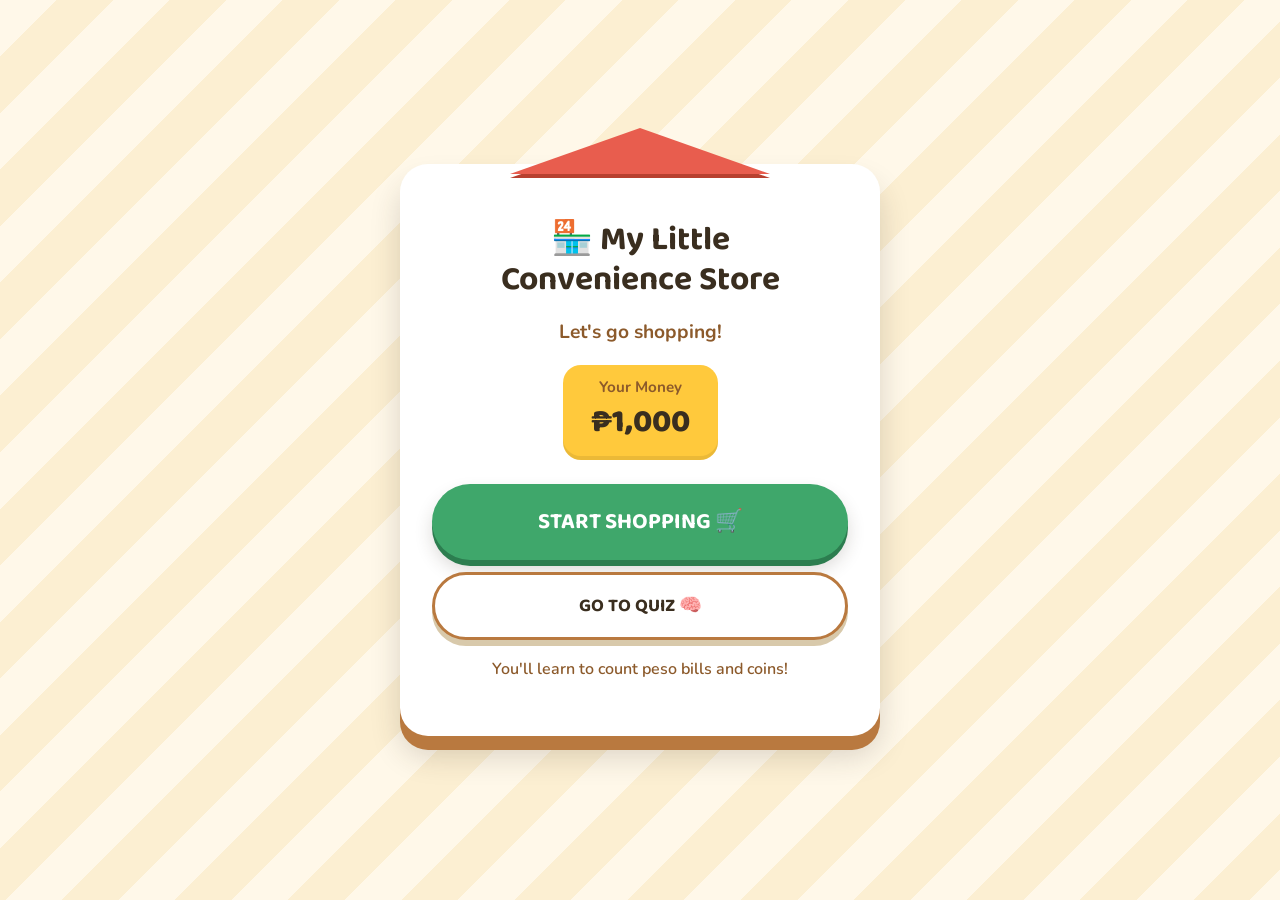
<file: index.html>
<!doctype html>
<html lang="en">
  <head>
    <meta charset="UTF-8" />
    <meta name="viewport" content="width=device-width, initial-scale=1.0" />
    <title>My Little Convenience Store — Peso Money Game</title>

    <!-- Playful, rounded font that reads well for young children -->
    <link rel="preconnect" href="https://fonts.googleapis.com" />
    <link rel="preconnect" href="https://fonts.gstatic.com" crossorigin />
    <link
      href="https://fonts.googleapis.com/css2?family=Baloo+2:wght@500;600;700;800&family=Nunito:wght@600;700;800&display=swap"
      rel="stylesheet"
    />

    <link rel="stylesheet" href="style.css" />
  </head>
  <body>
    <div class="loading-overlay" id="loading-overlay" aria-live="polite" hidden>
      <div class="loading-card">
        <div class="loading-spinner"></div>
        <p>Loading money...</p>
      </div>
    </div>

    <!-- ======================================================= -->
    <!-- SCREEN 1: WELCOME SCREEN                                 -->
    <!-- ======================================================= -->
    <section id="screen-welcome" class="screen active">
      <div class="welcome-card">
        <div class="roof"></div>
        <h1 class="store-title">🏪 My Little<br />Convenience Store</h1>
        <p class="subtitle">Let's go shopping!</p>
        <div class="money-badge">
          <span class="badge-label">Your Money</span>
          <span class="badge-amount" id="welcome-money-amount">₱1,000</span>
        </div>
        <button class="btn btn-big btn-bounce" id="btn-start-shopping">
          START SHOPPING 🛒
        </button>
        <button class="btn btn-secondary" id="btn-home-quiz">
          GO TO QUIZ 🧠
        </button>
        <p class="welcome-hint">You'll learn to count peso bills and coins!</p>
      </div>
    </section>

    <!-- ======================================================= -->
    <!-- SCREEN 2: THE STORE (products + cart side-by-side)      -->
    <!-- ======================================================= -->
    <section id="screen-store" class="screen">
      <header class="topbar">
        <div class="topbar-title">🏪 My Little Store</div>
        <div class="topbar-actions">
          <button class="btn btn-secondary topbar-btn" id="btn-home-store">
            🏠 HOME
          </button>
        </div>
        <div class="money-pill">
          <div class="money-pill-item">
            <span class="pill-label">Your Money</span>
            <span class="pill-value" id="store-total-money">₱1,000</span>
          </div>
          <div class="money-pill-item">
            <span class="pill-label">In Cart</span>
            <span class="pill-value" id="store-cart-total">₱0</span>
          </div>
          <div class="money-pill-item">
            <span class="pill-label">Left</span>
            <span class="pill-value" id="store-remaining">₱1,000</span>
          </div>
        </div>
      </header>

      <div class="store-layout">
        <div class="products-panel">
          <h2 class="panel-heading">🛍️ Pick your snacks!</h2>
          <div class="products-grid" id="products-grid">
            <!-- filled by JS -->
          </div>
        </div>

        <aside class="cart-panel">
          <h2 class="panel-heading">🛒 My Cart</h2>
          <ul class="cart-list" id="cart-list">
            <li class="cart-empty" id="cart-empty-msg">
              Your cart is empty. Add something yummy!
            </li>
          </ul>
          <div class="cart-total-row">
            <span>TOTAL</span>
            <span id="cart-total-amount">₱0</span>
          </div>
          <button class="btn btn-checkout" id="btn-checkout" disabled>
            CHECKOUT ➜
          </button>
          <p class="cart-message" id="cart-message"></p>
        </aside>
      </div>
    </section>

    <!-- ======================================================= -->
    <!-- SCREEN 3: PAYMENT (choose bills & coins)                 -->
    <!-- ======================================================= -->
    <section id="screen-payment" class="screen">
      <header class="topbar">
        <div class="topbar-title">💰 Time to Pay!</div>
        <div class="money-pill">
          <div class="money-pill-item">
            <span class="pill-label">You Need</span>
            <span class="pill-value" id="payment-total-due">₱0</span>
          </div>
        </div>
      </header>

      <div class="payment-layout">
        <div class="wallet-panel">
          <h2 class="panel-heading">
            👛 Your Wallet — drag or tap money to pay!
          </h2>
          <div class="wallet-grid" id="wallet-grid"><!-- filled by JS --></div>
        </div>

        <aside class="payment-panel">
          <h2 class="panel-heading">✋ Your Payment</h2>
          <div class="payment-selected" id="payment-selected">
            <!-- filled by JS; drop zone for dragged money -->
          </div>
          <div class="payment-total-row">
            <span>Payment Total</span>
            <span id="payment-total-amount">₱0</span>
          </div>
          <button class="btn btn-checkout" id="btn-give-money">
            GIVE MONEY TO CASHIER 👩
          </button>
          <p class="cart-message" id="payment-message"></p>
          <button class="btn btn-secondary" id="btn-back-to-store">
            ⬅ Back to Store
          </button>
        </aside>
      </div>

      <!-- Animation stage: student -> cashier -->
      <div class="stage" id="pay-stage">
        <div class="actor" id="actor-student">🧒</div>
        <div class="flying-money" id="flying-money-pay"></div>
        <div class="stage-caption" id="stage-caption-pay"></div>
        <div class="actor" id="actor-cashier">👩‍🦱</div>
      </div>
    </section>

    <!-- ======================================================= -->
    <!-- SCREEN 4: TRANSACTION RESULT (change simulation)         -->
    <!-- ======================================================= -->
    <section id="screen-result" class="screen">
      <header class="topbar">
        <div class="topbar-title">🧾 Receipt Time</div>
      </header>

      <div class="result-card">
        <div id="result-headline" class="result-headline"></div>

        <div class="result-numbers">
          <div class="result-row">
            <span>Your items cost</span><strong id="result-total">₱0</strong>
          </div>
          <div class="result-row">
            <span>You paid</span><strong id="result-paid">₱0</strong>
          </div>
          <div class="result-row result-change">
            <span>Your change</span><strong id="result-change">₱0</strong>
          </div>
        </div>

        <!-- Cashier hands back change -->
        <div class="stage" id="change-stage">
          <div class="stage-caption" id="stage-caption-change"></div>
          <div class="flying-money" id="flying-money-change"></div>
        </div>

        <div class="change-header">Your change is:</div>
        <div class="change-breakdown" id="change-breakdown"></div>
        <div class="change-sum" id="change-sum"></div>

        <div class="stars-earned" id="stars-earned"></div>

        <div class="result-buttons">
          <button class="btn btn-big" id="btn-continue-shopping">
            CONTINUE SHOPPING 🛍️
          </button>
          <button class="btn btn-secondary" id="btn-go-quiz">
            TRY THE MONEY QUIZ 🧠
          </button>
        </div>
      </div>
    </section>

    <!-- ======================================================= -->
    <!-- SCREEN 5: MONEY LEARNING QUIZ                             -->
    <!-- ======================================================= -->
    <section id="screen-quiz" class="screen">
      <header class="topbar">
        <div class="topbar-title">🧠 Money Quiz</div>
        <div class="topbar-actions">
          <button
            class="btn btn-secondary topbar-btn"
            id="btn-home-quiz-screen"
          >
            🏠 HOME
          </button>
        </div>
        <div class="money-pill">
          <div class="money-pill-item">
            <span class="pill-label">Question</span>
            <span class="pill-value" id="quiz-progress">1 / 6</span>
          </div>
        </div>
      </header>

      <div class="quiz-setup" id="quiz-setup">
        <p class="quiz-config-title">Number of quiz items</p>
        <div class="quiz-length-options">
          <button class="quiz-length-btn active" data-length="5">
            5 items
          </button>
          <button class="quiz-length-btn" data-length="10">10 items</button>
          <button class="quiz-length-btn" data-length="custom">Custom</button>
        </div>
        <div
          class="quiz-custom-wrap"
          id="quiz-custom-wrap"
          style="display: none"
        >
          <label for="quiz-custom-input">Custom number</label>
          <input
            id="quiz-custom-input"
            type="number"
            min="1"
            max="20"
            value="15"
          />
        </div>
        <button class="btn btn-checkout" id="btn-start-quiz">START QUIZ</button>
      </div>

      <div class="quiz-card" id="quiz-card" style="display: none">
        <h2 class="quiz-question" id="quiz-question-text">
          Loading question...
        </h2>
        <div class="quiz-visual" id="quiz-visual"></div>
        <div class="quiz-options" id="quiz-options"><!-- filled by JS --></div>

        <!-- Drag-the-exact-amount question type -->
        <div class="drag-quiz" id="drag-quiz" style="display: none">
          <p class="drag-target-label">
            Drag money to make exactly
            <strong id="drag-target-amount">₱0</strong>
          </p>
          <div class="drag-pool" id="drag-pool"><!-- filled by JS --></div>
          <div class="drag-dropzone" id="drag-dropzone">
            <span class="drag-dropzone-hint" id="drag-dropzone-hint"
              >Drop or tap money here</span
            >
          </div>
          <p class="drag-current-total">
            Your total: <strong id="drag-current-total">₱0</strong>
          </p>
          <button class="btn btn-checkout" id="btn-check-drag">CHECK ✔</button>
        </div>

        <p class="quiz-feedback" id="quiz-feedback"></p>
      </div>
    </section>

    <!-- ======================================================= -->
    <!-- SCREEN 6: FINAL SCORE                                     -->
    <!-- ======================================================= -->
    <section id="screen-final" class="screen">
      <div class="welcome-card">
        <h1 class="store-title">🎉 Great Job!</h1>
        <div class="final-stars" id="final-stars">⭐ Stars: 0</div>
        <p class="final-caption">You practiced:</p>
        <ul class="final-list">
          <li>✓ Counting money</li>
          <li>✓ Paying at the store</li>
          <li>✓ Getting change</li>
          <li>✓ Money combinations</li>
        </ul>
        <button class="btn btn-big btn-bounce" id="btn-play-again">
          PLAY AGAIN 🔄
        </button>
      </div>
    </section>

    <script src="script.js"></script>
  </body>
</html>
</file>
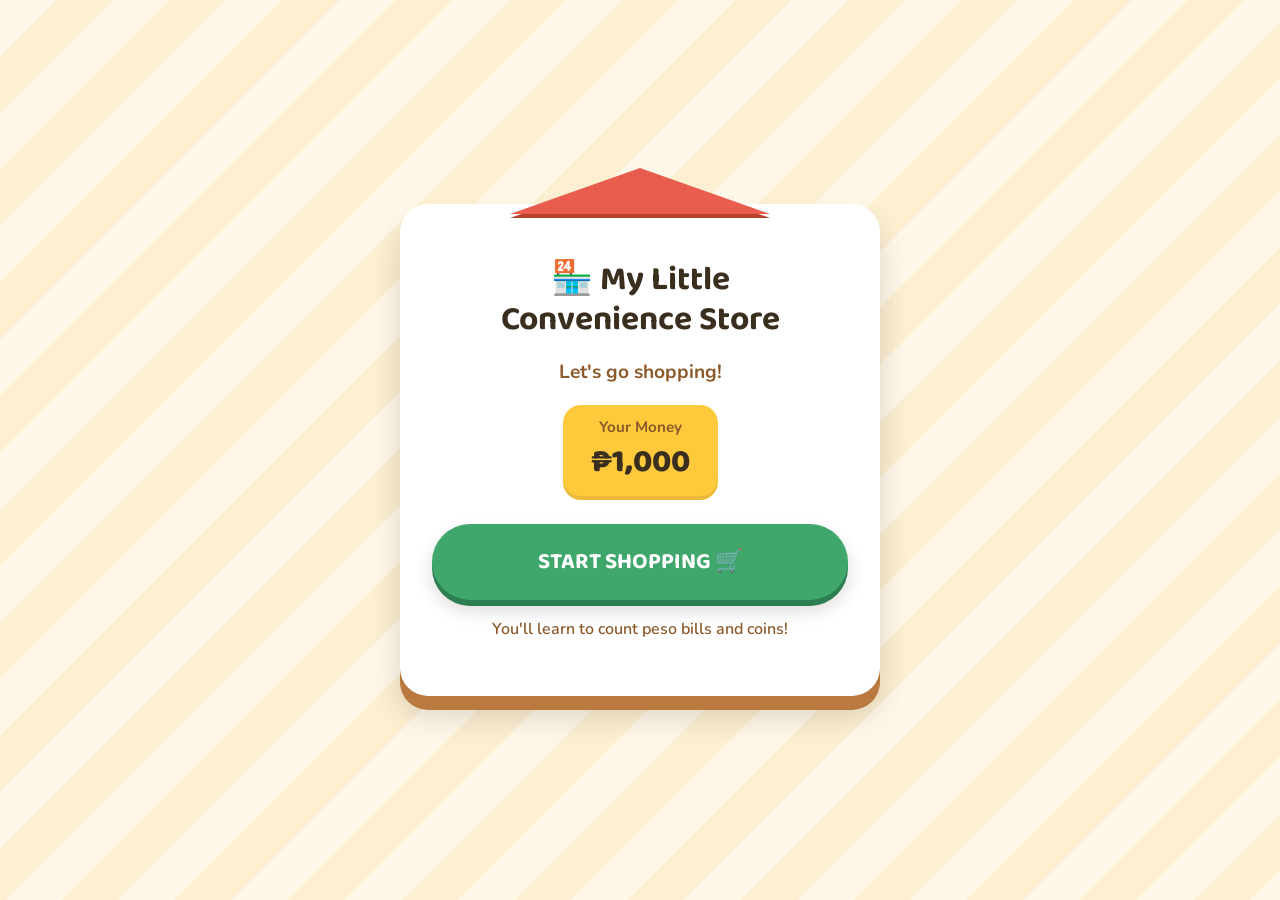
<file: My Little Convenience Store.html>
<!DOCTYPE html>
<html lang="en">
<head>
<meta charset="UTF-8" />
<meta name="viewport" content="width=device-width, initial-scale=1.0" />
<title>My Little Convenience Store — Peso Money Game</title>

<!-- Playful, rounded font that reads well for young children -->
<link rel="preconnect" href="https://fonts.googleapis.com">
<link rel="preconnect" href="https://fonts.gstatic.com" crossorigin>
<link href="https://fonts.googleapis.com/css2?family=Baloo+2:wght@500;600;700;800&family=Nunito:wght@600;700;800&display=swap" rel="stylesheet">

<style>
/* =========================================================
   MY LITTLE CONVENIENCE STORE — STYLESHEET
   A bright, playful, high-contrast design for Grade 1 kids.
   Palette inspired by a Philippine sari-sari store:
   awning red/white stripes, wood shelves, sunny yellow, mint.
   ========================================================= */

:root {
  --sun-yellow: #FFC93C;
  --awning-red: #E85D4E;
  --leaf-green: #3FA76B;
  --sky-blue: #3D9BE9;
  --wood: #B9793F;
  --wood-dark: #8C5A2B;
  --cream: #FFF8E9;
  --ink: #3A2E1F;
  --soft-shadow: rgba(58, 46, 31, 0.18);

  --radius-lg: 28px;
  --radius-md: 18px;
  --radius-sm: 12px;
}

* { box-sizing: border-box; }

html, body {
  margin: 0;
  padding: 0;
  min-height: 100vh;
  font-family: 'Nunito', sans-serif;
  color: var(--ink);
  background: repeating-linear-gradient(
    135deg,
    var(--cream) 0px,
    var(--cream) 40px,
    #FCEFD2 40px,
    #FCEFD2 80px
  );
}

h1, h2 {
  font-family: 'Baloo 2', sans-serif;
}

button {
  font-family: 'Baloo 2', sans-serif;
  cursor: pointer;
  border: none;
}

/* ---------- Screen switching ---------- */
.screen {
  display: none;
  min-height: 100vh;
  padding: 20px;
  animation: fadeIn 0.35s ease;
}
.screen.active { display: block; }

@keyframes fadeIn {
  from { opacity: 0; transform: translateY(8px); }
  to   { opacity: 1; transform: translateY(0); }
}

@media (prefers-reduced-motion: reduce) {
  * { animation-duration: 0.01ms !important; transition-duration: 0.01ms !important; }
}

/* ---------- Buttons ---------- */
.btn {
  display: inline-block;
  font-size: 1.15rem;
  font-weight: 700;
  padding: 16px 28px;
  border-radius: 999px;
  color: #fff;
  background: var(--leaf-green);
  box-shadow: 0 6px 0 #2c7d4f, 0 10px 18px var(--soft-shadow);
  transition: transform 0.12s ease, box-shadow 0.12s ease;
  width: 100%;
  max-width: 420px;
}
.btn:active {
  transform: translateY(4px);
  box-shadow: 0 2px 0 #2c7d4f, 0 4px 10px var(--soft-shadow);
}
.btn:focus-visible {
  outline: 4px solid #1c4f30;
  outline-offset: 3px;
}
.btn:disabled {
  background: #C9C2B4;
  box-shadow: 0 6px 0 #a8a190;
  cursor: not-allowed;
}
.btn-big { font-size: 1.4rem; padding: 20px 32px; }
.btn-bounce { animation: bounce 1.8s ease-in-out infinite; }
@keyframes bounce { 0%,100% { transform: translateY(0); } 50% { transform: translateY(-6px); } }

.btn-checkout { background: var(--awning-red); box-shadow: 0 6px 0 #b8402f, 0 10px 18px var(--soft-shadow); }
.btn-checkout:active { box-shadow: 0 2px 0 #b8402f; }

.btn-secondary {
  background: #fff;
  color: var(--ink);
  border: 3px solid var(--wood);
  box-shadow: 0 6px 0 #d8c9ab;
}
.btn-secondary:active { box-shadow: 0 2px 0 #d8c9ab; }

/* ---------- Welcome / Final screens ---------- */
#screen-welcome, #screen-final {
  display: none;
  align-items: center;
  justify-content: center;
}
#screen-welcome.active, #screen-final.active {
  display: flex;
}

.welcome-card {
  max-width: 480px;
  margin: 40px auto;
  background: #fff;
  border-radius: var(--radius-lg);
  padding: 40px 32px;
  text-align: center;
  box-shadow: 0 14px 0 var(--wood), 0 20px 30px var(--soft-shadow);
  position: relative;
}
.roof {
  position: absolute;
  top: -36px;
  left: 50%;
  transform: translateX(-50%);
  width: 0; height: 0;
  border-left: 130px solid transparent;
  border-right: 130px solid transparent;
  border-bottom: 46px solid var(--awning-red);
  filter: drop-shadow(0 4px 0 #b8402f);
}
.store-title {
  font-size: 2.1rem;
  margin: 16px 0 4px;
  color: var(--ink);
  line-height: 1.2;
}
.subtitle { font-size: 1.2rem; color: var(--wood-dark); margin-bottom: 20px; font-weight: 700; }

.money-badge {
  display: inline-flex;
  flex-direction: column;
  background: var(--sun-yellow);
  border-radius: var(--radius-md);
  padding: 12px 28px;
  margin-bottom: 24px;
  box-shadow: inset 0 -4px 0 rgba(0,0,0,0.08);
}
.badge-label { font-size: 0.95rem; font-weight: 700; color: var(--wood-dark); }
.badge-amount { font-size: 2rem; font-weight: 800; font-family: 'Baloo 2', sans-serif; }

.welcome-hint { margin-top: 18px; color: var(--wood-dark); font-weight: 600; }

.final-stars {
  font-size: 1.8rem;
  font-weight: 800;
  background: var(--sun-yellow);
  border-radius: var(--radius-md);
  padding: 12px 24px;
  display: inline-block;
  margin: 12px 0 18px;
}
.final-caption { font-weight: 700; margin-bottom: 6px; }
.final-list {
  list-style: none;
  padding: 0;
  margin: 0 0 24px;
  font-size: 1.1rem;
  font-weight: 700;
  color: var(--leaf-green);
  text-align: left;
  display: inline-block;
}
.final-list li { margin: 4px 0; }

/* ---------- Top bar (store / payment / quiz screens) ---------- */
.topbar {
  display: flex;
  flex-wrap: wrap;
  align-items: center;
  justify-content: space-between;
  gap: 12px;
  background: var(--wood);
  color: #fff;
  border-radius: var(--radius-md);
  padding: 14px 22px;
  margin-bottom: 18px;
  box-shadow: 0 6px 0 var(--wood-dark);
}
.topbar-title { font-size: 1.4rem; font-weight: 800; }

.money-pill {
  display: flex;
  gap: 10px;
  flex-wrap: wrap;
}
.money-pill-item {
  background: rgba(255,255,255,0.15);
  border-radius: var(--radius-sm);
  padding: 8px 14px;
  text-align: center;
  min-width: 90px;
}
.pill-label { display: block; font-size: 0.75rem; opacity: 0.85; font-weight: 700; }
.pill-value { display: block; font-size: 1.15rem; font-weight: 800; }

.panel-heading {
  font-size: 1.3rem;
  margin: 4px 0 14px;
  color: var(--ink);
}

/* ---------- Store screen ---------- */
.store-layout {
  display: grid;
  grid-template-columns: 1.6fr 1fr;
  gap: 18px;
  max-width: 1100px;
  margin: 0 auto;
}
@media (max-width: 820px) {
  .store-layout, .payment-layout { grid-template-columns: 1fr; }
}

.products-panel, .cart-panel, .wallet-panel, .payment-panel {
  background: #fff;
  border-radius: var(--radius-lg);
  padding: 18px;
  box-shadow: 0 8px 0 #e7dcc2, 0 12px 20px var(--soft-shadow);
}

.products-grid {
  display: grid;
  grid-template-columns: repeat(auto-fill, minmax(130px, 1fr));
  gap: 14px;
}
.product-card {
  background: var(--cream);
  border-radius: var(--radius-md);
  padding: 14px 10px;
  text-align: center;
  border: 3px solid #F0E3C4;
  display: flex;
  flex-direction: column;
  align-items: center;
  gap: 6px;
}
.product-emoji { font-size: 2.4rem; }
.product-name { font-weight: 800; font-size: 1rem; }
.product-price { font-size: 1.15rem; font-weight: 800; color: var(--awning-red); }
.product-add {
  margin-top: 6px;
  background: var(--sky-blue);
  color: #fff;
  font-weight: 800;
  font-size: 0.85rem;
  border-radius: 999px;
  padding: 8px 14px;
  box-shadow: 0 4px 0 #2b78b8;
  width: 100%;
}
.product-add:active { transform: translateY(3px); box-shadow: 0 1px 0 #2b78b8; }

.cart-list { list-style: none; padding: 0; margin: 0 0 12px; min-height: 60px; }
.cart-empty { color: #a89b7e; font-style: italic; font-weight: 600; padding: 10px 0; }
.cart-item {
  display: flex;
  align-items: center;
  justify-content: space-between;
  gap: 8px;
  padding: 8px 0;
  border-bottom: 2px dashed #eee0c2;
  font-weight: 700;
}
.cart-item-name { display: flex; align-items: center; gap: 8px; }
.cart-item-controls { display: flex; align-items: center; gap: 6px; }
.qty-btn {
  width: 28px; height: 28px;
  border-radius: 50%;
  background: var(--sun-yellow);
  font-weight: 800;
  font-size: 1rem;
  line-height: 1;
}
.qty-value { min-width: 18px; text-align: center; }
.remove-btn {
  background: none;
  color: var(--awning-red);
  font-size: 1.1rem;
  font-weight: 800;
  padding: 0 4px;
}

.cart-total-row, .payment-total-row {
  display: flex;
  justify-content: space-between;
  font-size: 1.25rem;
  font-weight: 800;
  border-top: 3px solid var(--wood);
  padding-top: 10px;
  margin-bottom: 14px;
}

.cart-message, .quiz-feedback {
  min-height: 24px;
  font-weight: 800;
  text-align: center;
  margin-top: 10px;
}
.cart-message.error, .quiz-feedback.wrong { color: var(--awning-red); }
.cart-message.success, .quiz-feedback.correct { color: var(--leaf-green); }

/* ---------- Payment screen ---------- */
.payment-layout {
  display: grid;
  grid-template-columns: 1.6fr 1fr;
  gap: 18px;
  max-width: 1100px;
  margin: 0 auto 20px;
}

.wallet-grid {
  display: grid;
  grid-template-columns: repeat(auto-fill, minmax(110px, 1fr));
  gap: 12px;
}

.money-card {
  border-radius: var(--radius-md);
  padding: 14px 6px;
  text-align: center;
  font-weight: 800;
  font-size: 1.15rem;
  color: #fff;
  box-shadow: 0 5px 0 rgba(0,0,0,0.18);
  transition: transform 0.1s ease;
  display: flex;
  flex-direction: column;
  align-items: center;
  gap: 4px;
}
.money-card:active { transform: scale(0.94); }
.money-card .money-emoji { font-size: 1.6rem; }
.money-card.bill { background: var(--sky-blue); border-radius: var(--radius-sm); }
.money-card.coin { background: var(--sun-yellow); color: var(--ink); border-radius: 50%; aspect-ratio: 1; }
.money-card:disabled { opacity: 0.35; box-shadow: none; }

.payment-selected {
  min-height: 90px;
  display: flex;
  flex-wrap: wrap;
  gap: 8px;
  align-content: flex-start;
  margin-bottom: 12px;
  border: 3px dashed #dccdaa;
  border-radius: var(--radius-md);
  padding: 12px;
  transition: background 0.15s ease, border-color 0.15s ease;
}
.payment-selected.drag-hover {
  background: #eefbf1;
  border-color: var(--leaf-green);
}
.payment-empty { color: #a89b7e; font-style: italic; font-weight: 600; margin: 0; }
.selected-chip {
  background: var(--leaf-green);
  color: #fff;
  font-weight: 800;
  border-radius: 999px;
  padding: 8px 14px;
  font-size: 0.95rem;
}

/* Draggable wallet cards get a grab cursor and lift on drag */
.money-card[draggable="true"] { cursor: grab; }
.money-card.dragging { opacity: 0.4; }

/* ---------- Payment / change animation stage ---------- */
.stage {
  max-width: 1100px;
  margin: 10px auto;
  display: flex;
  align-items: center;
  justify-content: center;
  gap: 30px;
  position: relative;
  min-height: 90px;
  font-size: 3rem;
}
.stage-caption {
  position: absolute;
  top: -6px;
  left: 50%;
  transform: translateX(-50%);
  font-size: 1rem;
  font-weight: 800;
  background: #fff;
  padding: 4px 14px;
  border-radius: 999px;
  box-shadow: 0 3px 0 #e7dcc2;
  white-space: nowrap;
}
.flying-money {
  position: absolute;
  left: 50%;
  top: 50%;
  transform: translate(-50%, -50%);
  font-size: 1.6rem;
  display: flex;
  gap: 4px;
  opacity: 0;
}
.flying-money.fly-right { animation: flyRight 0.9s ease forwards; }
.flying-money.fly-left { animation: flyLeft 0.9s ease forwards; }
@keyframes flyRight {
  0%   { opacity: 0; transform: translate(-160%, -50%); }
  20%  { opacity: 1; }
  100% { opacity: 1; transform: translate(60%, -50%); }
}
@keyframes flyLeft {
  0%   { opacity: 0; transform: translate(60%, -50%); }
  20%  { opacity: 1; }
  100% { opacity: 1; transform: translate(-160%, -50%); }
}

/* ---------- Result screen ---------- */
.result-card {
  max-width: 640px;
  margin: 0 auto;
  background: #fff;
  border-radius: var(--radius-lg);
  padding: 26px 24px;
  box-shadow: 0 10px 0 #e7dcc2, 0 16px 24px var(--soft-shadow);
}
.result-headline {
  font-family: 'Baloo 2', sans-serif;
  font-size: 1.6rem;
  font-weight: 800;
  text-align: center;
  margin-bottom: 14px;
  color: var(--leaf-green);
}
.result-headline.trouble { color: var(--awning-red); }

.result-numbers { margin-bottom: 6px; }
.result-row {
  display: flex;
  justify-content: space-between;
  padding: 8px 0;
  font-weight: 700;
  font-size: 1.1rem;
  border-bottom: 2px dashed #eee0c2;
}
.result-change strong { color: var(--awning-red); }

.change-breakdown {
  display: flex;
  flex-wrap: wrap;
  gap: 8px;
  justify-content: center;
  margin: 14px 0 4px;
  min-height: 40px;
}
.change-sum {
  text-align: center;
  font-weight: 800;
  color: var(--wood-dark);
  margin-bottom: 10px;
}

.stars-earned {
  text-align: center;
  font-size: 1.6rem;
  margin: 10px 0;
}

.result-buttons {
  display: flex;
  flex-direction: column;
  gap: 10px;
  align-items: center;
}

/* ---------- Quiz screen ---------- */
.quiz-card {
  max-width: 640px;
  margin: 0 auto;
  background: #fff;
  border-radius: var(--radius-lg);
  padding: 28px 24px;
  text-align: center;
  box-shadow: 0 10px 0 #e7dcc2, 0 16px 24px var(--soft-shadow);
}
.quiz-question { font-size: 1.35rem; margin-bottom: 14px; }
.quiz-visual {
  display: flex;
  flex-wrap: wrap;
  justify-content: center;
  gap: 10px;
  margin-bottom: 18px;
  min-height: 50px;
}
.quiz-options {
  display: grid;
  grid-template-columns: repeat(2, 1fr);
  gap: 12px;
}
.quiz-option {
  background: var(--sky-blue);
  color: #fff;
  font-weight: 800;
  font-size: 1.15rem;
  padding: 16px;
  border-radius: var(--radius-md);
  box-shadow: 0 5px 0 #2b78b8;
}
.quiz-option:active { transform: translateY(3px); box-shadow: 0 1px 0 #2b78b8; }
.quiz-option.correct-answer { background: var(--leaf-green); box-shadow: 0 5px 0 #2c7d4f; }
.quiz-option.wrong-answer { background: var(--awning-red); box-shadow: 0 5px 0 #b8402f; }
.quiz-option:disabled { cursor: default; }

/* ---------- Drag-the-exact-amount quiz ---------- */
.drag-target-label { font-size: 1.15rem; font-weight: 700; margin-bottom: 12px; }
.drag-target-label strong { color: var(--awning-red); font-size: 1.3rem; }

.drag-pool {
  display: flex;
  flex-wrap: wrap;
  justify-content: center;
  gap: 10px;
  margin-bottom: 16px;
  min-height: 60px;
}
.drag-pool .money-card { width: 90px; }

.drag-dropzone {
  min-height: 90px;
  border: 3px dashed var(--wood);
  border-radius: var(--radius-md);
  background: var(--cream);
  display: flex;
  flex-wrap: wrap;
  align-content: flex-start;
  justify-content: center;
  gap: 8px;
  padding: 12px;
  margin-bottom: 12px;
  transition: background 0.15s ease, border-color 0.15s ease;
}
.drag-dropzone.drag-hover {
  background: #eefbf1;
  border-color: var(--leaf-green);
}
.drag-dropzone-hint { color: #a89b7e; font-style: italic; font-weight: 600; align-self: center; }

.drag-current-total { font-weight: 800; font-size: 1.1rem; margin-bottom: 14px; }
.drag-current-total strong { color: var(--leaf-green); }

/* Small reusable money chip used inside quiz visuals / change breakdown */
.mini-money {
  border-radius: 10px;
  padding: 10px 8px;
  font-weight: 800;
  color: #fff;
  font-size: 1rem;
  min-width: 56px;
  text-align: center;
}
.mini-money.bill { background: var(--sky-blue); }
.mini-money.coin { background: var(--sun-yellow); color: var(--ink); border-radius: 50%; }

</style>
</head>
<body>

<!-- ======================================================= -->
<!-- SCREEN 1: WELCOME SCREEN                                 -->
<!-- ======================================================= -->
<section id="screen-welcome" class="screen active">
  <div class="welcome-card">
    <div class="roof"></div>
    <h1 class="store-title">🏪 My Little<br>Convenience Store</h1>
    <p class="subtitle">Let's go shopping!</p>
    <div class="money-badge">
      <span class="badge-label">Your Money</span>
      <span class="badge-amount" id="welcome-money-amount">₱1,000</span>
    </div>
    <button class="btn btn-big btn-bounce" id="btn-start-shopping">START SHOPPING 🛒</button>
    <p class="welcome-hint">You'll learn to count peso bills and coins!</p>
  </div>
</section>

<!-- ======================================================= -->
<!-- SCREEN 2: THE STORE (products + cart side-by-side)      -->
<!-- ======================================================= -->
<section id="screen-store" class="screen">
  <header class="topbar">
    <div class="topbar-title">🏪 My Little Store</div>
    <div class="money-pill">
      <div class="money-pill-item">
        <span class="pill-label">Your Money</span>
        <span class="pill-value" id="store-total-money">₱1,000</span>
      </div>
      <div class="money-pill-item">
        <span class="pill-label">In Cart</span>
        <span class="pill-value" id="store-cart-total">₱0</span>
      </div>
      <div class="money-pill-item">
        <span class="pill-label">Left</span>
        <span class="pill-value" id="store-remaining">₱1,000</span>
      </div>
    </div>
  </header>

  <div class="store-layout">
    <div class="products-panel">
      <h2 class="panel-heading">🛍️ Pick your snacks!</h2>
      <div class="products-grid" id="products-grid"><!-- filled by JS --></div>
    </div>

    <aside class="cart-panel">
      <h2 class="panel-heading">🛒 My Cart</h2>
      <ul class="cart-list" id="cart-list">
        <li class="cart-empty" id="cart-empty-msg">Your cart is empty. Add something yummy!</li>
      </ul>
      <div class="cart-total-row">
        <span>TOTAL</span>
        <span id="cart-total-amount">₱0</span>
      </div>
      <button class="btn btn-checkout" id="btn-checkout" disabled>CHECKOUT ➜</button>
      <p class="cart-message" id="cart-message"></p>
    </aside>
  </div>
</section>

<!-- ======================================================= -->
<!-- SCREEN 3: PAYMENT (choose bills & coins)                 -->
<!-- ======================================================= -->
<section id="screen-payment" class="screen">
  <header class="topbar">
    <div class="topbar-title">💰 Time to Pay!</div>
    <div class="money-pill">
      <div class="money-pill-item">
        <span class="pill-label">You Need</span>
        <span class="pill-value" id="payment-total-due">₱0</span>
      </div>
    </div>
  </header>

  <div class="payment-layout">
    <div class="wallet-panel">
      <h2 class="panel-heading">👛 Your Wallet — drag or tap money to pay!</h2>
      <div class="wallet-grid" id="wallet-grid"><!-- filled by JS --></div>
    </div>

    <aside class="payment-panel">
      <h2 class="panel-heading">✋ Your Payment</h2>
      <div class="payment-selected" id="payment-selected">
        <!-- filled by JS; drop zone for dragged money -->
      </div>
      <div class="payment-total-row">
        <span>Payment Total</span>
        <span id="payment-total-amount">₱0</span>
      </div>
      <button class="btn btn-checkout" id="btn-give-money">GIVE MONEY TO CASHIER 👩</button>
      <p class="cart-message" id="payment-message"></p>
      <button class="btn btn-secondary" id="btn-back-to-store">⬅ Back to Store</button>
    </aside>
  </div>

  <!-- Animation stage: student -> cashier -->
  <div class="stage" id="pay-stage">
    <div class="actor" id="actor-student">🧒</div>
    <div class="flying-money" id="flying-money-pay"></div>
    <div class="stage-caption" id="stage-caption-pay"></div>
    <div class="actor" id="actor-cashier">👩‍🦱</div>
  </div>
</section>

<!-- ======================================================= -->
<!-- SCREEN 4: TRANSACTION RESULT (change simulation)         -->
<!-- ======================================================= -->
<section id="screen-result" class="screen">
  <header class="topbar">
    <div class="topbar-title">🧾 Receipt Time</div>
  </header>

  <div class="result-card">
    <div id="result-headline" class="result-headline"></div>

    <div class="result-numbers">
      <div class="result-row"><span>Your items cost</span><strong id="result-total">₱0</strong></div>
      <div class="result-row"><span>You paid</span><strong id="result-paid">₱0</strong></div>
      <div class="result-row result-change"><span>Your change</span><strong id="result-change">₱0</strong></div>
    </div>

    <!-- Cashier hands back change -->
    <div class="stage" id="change-stage">
      <div class="actor">👩‍🦱</div>
      <div class="stage-caption" id="stage-caption-change"></div>
      <div class="flying-money" id="flying-money-change"></div>
      <div class="actor">🧒</div>
    </div>

    <div class="change-breakdown" id="change-breakdown"></div>
    <div class="change-sum" id="change-sum"></div>

    <div class="stars-earned" id="stars-earned"></div>

    <div class="result-buttons">
      <button class="btn btn-big" id="btn-continue-shopping">CONTINUE SHOPPING 🛍️</button>
      <button class="btn btn-secondary" id="btn-go-quiz">TRY THE MONEY QUIZ 🧠</button>
    </div>
  </div>
</section>

<!-- ======================================================= -->
<!-- SCREEN 5: MONEY LEARNING QUIZ                             -->
<!-- ======================================================= -->
<section id="screen-quiz" class="screen">
  <header class="topbar">
    <div class="topbar-title">🧠 Money Quiz</div>
    <div class="money-pill">
      <div class="money-pill-item">
        <span class="pill-label">Question</span>
        <span class="pill-value" id="quiz-progress">1 / 6</span>
      </div>
    </div>
  </header>

  <div class="quiz-card">
    <h2 class="quiz-question" id="quiz-question-text">Loading question...</h2>
    <div class="quiz-visual" id="quiz-visual"></div>
    <div class="quiz-options" id="quiz-options"><!-- filled by JS --></div>

    <!-- Drag-the-exact-amount question type -->
    <div class="drag-quiz" id="drag-quiz" style="display:none;">
      <p class="drag-target-label">Drag money to make exactly <strong id="drag-target-amount">₱0</strong></p>
      <div class="drag-pool" id="drag-pool"><!-- filled by JS --></div>
      <div class="drag-dropzone" id="drag-dropzone">
        <span class="drag-dropzone-hint" id="drag-dropzone-hint">Drop or tap money here</span>
      </div>
      <p class="drag-current-total">Your total: <strong id="drag-current-total">₱0</strong></p>
      <button class="btn btn-checkout" id="btn-check-drag">CHECK ✔</button>
    </div>

    <p class="quiz-feedback" id="quiz-feedback"></p>
  </div>
</section>

<!-- ======================================================= -->
<!-- SCREEN 6: FINAL SCORE                                     -->
<!-- ======================================================= -->
<section id="screen-final" class="screen">
  <div class="welcome-card">
    <h1 class="store-title">🎉 Great Job!</h1>
    <div class="final-stars" id="final-stars">⭐ Stars: 0</div>
    <p class="final-caption">You practiced:</p>
    <ul class="final-list">
      <li>✓ Philippine money</li>
      <li>✓ Counting money</li>
      <li>✓ Paying at the store</li>
      <li>✓ Getting change</li>
      <li>✓ Money combinations</li>
    </ul>
    <button class="btn btn-big btn-bounce" id="btn-play-again">PLAY AGAIN 🔄</button>
  </div>
</section>

<script>
/* =========================================================
   MY LITTLE CONVENIENCE STORE — GAME LOGIC
   Plain, beginner-friendly JavaScript. No frameworks.
   ========================================================= */

/* ---------------------------------------------------------
   1. DATA: products and currency denominations
   --------------------------------------------------------- */

// The store's products. Feel free to add more — the grid
// will simply show whatever is in this list.
const PRODUCTS = [
  { id: "bread",    name: "Bread",           emoji: "🍞", price: 45 },
  { id: "milk",      name: "Milk",            emoji: "🥛", price: 60 },
  { id: "choco",     name: "Chocolate",       emoji: "🍫", price: 35 },
  { id: "juice",     name: "Juice",           emoji: "🧃", price: 25 },
  { id: "cookies",   name: "Cookies",         emoji: "🍪", price: 30 },
  { id: "noodles",   name: "Instant Noodles", emoji: "🍜", price: 18 },
  { id: "candy",     name: "Candy",           emoji: "🍬", price: 10 },
  { id: "softdrink", name: "Soft Drink",      emoji: "🥤", price: 35 },
  { id: "water",     name: "Water",           emoji: "💧", price: 20 },
  { id: "chips",     name: "Chips",           emoji: "🍟", price: 55 },
  { id: "soap",      name: "Soap",            emoji: "🧼", price: 40 },
  { id: "sandwich",  name: "Sandwich",        emoji: "🥪", price: 75 },
];

// Bills and coins used in the game, largest to smallest.
// (₱20 exists as both a bill and a coin in real life — we treat
// the wallet's ₱20 as a coin and give a separate ₱20 bill too,
// so kids see both forms.)
const BILLS = [1000, 500, 200, 100, 50, 20];
const COINS = [20, 10, 5, 1];
const ALL_DENOMS_DESC = [1000, 500, 200, 100, 50, 20, 10, 5, 1];

// Starting supply of each denomination in the player's wallet.
// Generous so many different combinations are possible.
function freshWalletSupply() {
  return {
    bills: { 1000: 2, 500: 3, 200: 4, 100: 6, 50: 6, 20: 6 },
    coins: { 20: 6, 10: 6, 5: 6, 1: 10 },
  };
}

/* ---------------------------------------------------------
   2. GAME STATE
   --------------------------------------------------------- */

const state = {
  totalMoney: 1000,      // the player's overall starting budget
  cart: [],              // [{ id, qty }]
  walletSupply: freshWalletSupply(),
  paymentSelected: [],   // [{ value, type: 'bill'|'coin' }]
  totalDue: 0,           // cost of the current cart at checkout time
  stars: 0,
  quiz: [],
  quizIndex: 0,
};

/* ---------------------------------------------------------
   3. SMALL HELPERS
   --------------------------------------------------------- */

function formatPeso(amount) {
  return `₱${amount.toLocaleString("en-PH")}`;
}

function isCoinValue(value) {
  return COINS.includes(value) && value <= 20 && value !== 50 && value !== 100 && value !== 200 && value !== 500 && value !== 1000;
}

function showScreen(id) {
  document.querySelectorAll(".screen").forEach((el) => el.classList.remove("active"));
  document.getElementById(id).classList.add("active");
}

function cartTotal() {
  return state.cart.reduce((sum, item) => {
    const product = PRODUCTS.find((p) => p.id === item.id);
    return sum + product.price * item.qty;
  }, 0);
}

function shuffle(array) {
  const copy = [...array];
  for (let i = copy.length - 1; i > 0; i--) {
    const j = Math.floor(Math.random() * (i + 1));
    [copy[i], copy[j]] = [copy[j], copy[i]];
  }
  return copy;
}

function randomInt(min, max) {
  return Math.floor(Math.random() * (max - min + 1)) + min;
}

/* ---------------------------------------------------------
   4. WELCOME SCREEN
   --------------------------------------------------------- */

function renderWelcome() {
  document.getElementById("welcome-money-amount").textContent = formatPeso(state.totalMoney);
}

document.getElementById("btn-start-shopping").addEventListener("click", () => {
  renderStoreScreen();
  showScreen("screen-store");
});

/* ---------------------------------------------------------
   5. STORE SCREEN (products + cart)
   --------------------------------------------------------- */

function renderStoreScreen() {
  document.getElementById("store-total-money").textContent = formatPeso(state.totalMoney);
  document.getElementById("store-cart-total").textContent = formatPeso(cartTotal());
  document.getElementById("store-remaining").textContent = formatPeso(state.totalMoney - cartTotal());
  renderProductsGrid();
  renderCart();
}

function renderProductsGrid() {
  const grid = document.getElementById("products-grid");
  grid.innerHTML = "";
  PRODUCTS.forEach((product) => {
    const card = document.createElement("div");
    card.className = "product-card";
    card.innerHTML = `
      <div class="product-emoji">${product.emoji}</div>
      <div class="product-name">${product.name}</div>
      <div class="product-price">${formatPeso(product.price)}</div>
      <button class="product-add" data-id="${product.id}">ADD TO CART</button>
    `;
    grid.appendChild(card);
  });

  grid.querySelectorAll(".product-add").forEach((btn) => {
    btn.addEventListener("click", () => addToCart(btn.dataset.id));
  });
}

function addToCart(productId) {
  const product = PRODUCTS.find((p) => p.id === productId);
  const newTotal = cartTotal() + product.price;
  const messageEl = document.getElementById("cart-message");

  if (newTotal > state.totalMoney) {
    messageEl.textContent = "Oops! You don't have enough money for that. 💰";
    messageEl.className = "cart-message error";
    return;
  }

  const existing = state.cart.find((item) => item.id === productId);
  if (existing) {
    existing.qty += 1;
  } else {
    state.cart.push({ id: productId, qty: 1 });
  }

  messageEl.textContent = "";
  messageEl.className = "cart-message";
  renderStoreScreen();
}

function changeQty(productId, delta) {
  const item = state.cart.find((i) => i.id === productId);
  if (!item) return;

  if (delta > 0) {
    const product = PRODUCTS.find((p) => p.id === productId);
    if (cartTotal() + product.price > state.totalMoney) {
      const messageEl = document.getElementById("cart-message");
      messageEl.textContent = "Oops! You don't have enough money for that. 💰";
      messageEl.className = "cart-message error";
      return;
    }
  }

  item.qty += delta;
  if (item.qty <= 0) {
    state.cart = state.cart.filter((i) => i.id !== productId);
  }
  renderStoreScreen();
}

function removeFromCart(productId) {
  state.cart = state.cart.filter((i) => i.id !== productId);
  renderStoreScreen();
}

function renderCart() {
  const list = document.getElementById("cart-list");
  const checkoutBtn = document.getElementById("btn-checkout");

  list.innerHTML = "";

  if (state.cart.length === 0) {
    // Build the empty-state message fresh each time rather than reusing
    // an old element reference (a stale reference here previously caused
    // a crash the next time the cart became empty again).
    const empty = document.createElement("li");
    empty.className = "cart-empty";
    empty.textContent = "Your cart is empty. Add something yummy!";
    list.appendChild(empty);
    checkoutBtn.disabled = true;
  } else {
    state.cart.forEach((item) => {
      const product = PRODUCTS.find((p) => p.id === item.id);
      const li = document.createElement("li");
      li.className = "cart-item";
      li.innerHTML = `
        <span class="cart-item-name">${product.emoji} ${product.name}</span>
        <span class="cart-item-controls">
          <button class="qty-btn" data-action="minus" data-id="${item.id}">−</button>
          <span class="qty-value">${item.qty}</span>
          <button class="qty-btn" data-action="plus" data-id="${item.id}">+</button>
          <span>${formatPeso(product.price * item.qty)}</span>
          <button class="remove-btn" data-action="remove" data-id="${item.id}">✕</button>
        </span>
      `;
      list.appendChild(li);
    });
    checkoutBtn.disabled = false;
  }

  document.getElementById("cart-total-amount").textContent = formatPeso(cartTotal());

  list.querySelectorAll("[data-action]").forEach((btn) => {
    btn.addEventListener("click", () => {
      const id = btn.dataset.id;
      if (btn.dataset.action === "plus") changeQty(id, 1);
      else if (btn.dataset.action === "minus") changeQty(id, -1);
      else if (btn.dataset.action === "remove") removeFromCart(id);
    });
  });
}

document.getElementById("btn-checkout").addEventListener("click", () => {
  state.totalDue = cartTotal();
  state.walletSupply = freshWalletSupply();
  state.paymentSelected = [];
  renderPaymentScreen();
  showScreen("screen-payment");
});

/* ---------------------------------------------------------
   6. PAYMENT SCREEN (choose bills & coins)
   --------------------------------------------------------- */

function renderPaymentScreen() {
  document.getElementById("payment-total-due").textContent = formatPeso(state.totalDue);
  document.getElementById("payment-message").textContent = "";
  document.getElementById("payment-message").className = "cart-message";
  renderWalletGrid();
  renderPaymentSelected();
}

function renderWalletGrid() {
  const grid = document.getElementById("wallet-grid");
  grid.innerHTML = "";

  function makeMoneyCard(value, type) {
    const supply = type === "bill" ? state.walletSupply.bills : state.walletSupply.coins;
    const count = supply[value];
    const btn = document.createElement("button");
    btn.className = `money-card ${type}`;
    btn.disabled = count <= 0;
    btn.draggable = count > 0;
    btn.innerHTML = `<span class="money-emoji">${type === "bill" ? "💵" : "🪙"}</span> ${formatPeso(value)}<br><small>×${count}</small>`;

    // Tap/click still works (important for touch devices).
    btn.addEventListener("click", () => addPaymentMoney(value, type));

    // Drag support for desktop / trackpad use.
    btn.addEventListener("dragstart", (e) => {
      e.dataTransfer.setData("text/plain", JSON.stringify({ value, type }));
      e.dataTransfer.effectAllowed = "copy";
      btn.classList.add("dragging");
    });
    btn.addEventListener("dragend", () => btn.classList.remove("dragging"));

    return btn;
  }

  BILLS.forEach((value) => grid.appendChild(makeMoneyCard(value, "bill")));
  COINS.forEach((value) => grid.appendChild(makeMoneyCard(value, "coin")));
}

// Let the "Your Payment" box accept dropped money from the wallet.
const paymentDropzone = document.getElementById("payment-selected");
paymentDropzone.addEventListener("dragover", (e) => {
  e.preventDefault();
  e.dataTransfer.dropEffect = "copy";
  paymentDropzone.classList.add("drag-hover");
});
paymentDropzone.addEventListener("dragleave", () => {
  paymentDropzone.classList.remove("drag-hover");
});
paymentDropzone.addEventListener("drop", (e) => {
  e.preventDefault();
  paymentDropzone.classList.remove("drag-hover");
  const raw = e.dataTransfer.getData("text/plain");
  if (!raw) return;
  try {
    const { value, type } = JSON.parse(raw);
    addPaymentMoney(value, type);
  } catch (err) {
    // Ignore malformed drag data.
  }
});

function addPaymentMoney(value, type) {
  const supply = type === "bill" ? state.walletSupply.bills : state.walletSupply.coins;
  if (supply[value] <= 0) return;

  supply[value] -= 1;
  state.paymentSelected.push({ value, type });
  renderWalletGrid();
  renderPaymentSelected();
}

function removePaymentMoney(index) {
  const item = state.paymentSelected[index];
  const supply = item.type === "bill" ? state.walletSupply.bills : state.walletSupply.coins;
  supply[item.value] += 1;
  state.paymentSelected.splice(index, 1);
  renderWalletGrid();
  renderPaymentSelected();
}

function paymentTotal() {
  return state.paymentSelected.reduce((sum, item) => sum + item.value, 0);
}

function renderPaymentSelected() {
  const container = document.getElementById("payment-selected");
  container.innerHTML = "";

  if (state.paymentSelected.length === 0) {
    // Built fresh each time — see the note in renderCart() about why we
    // don't reuse a single cached "empty" element.
    const empty = document.createElement("p");
    empty.className = "payment-empty";
    empty.textContent = "Drag or tap bills and coins from your wallet.";
    container.appendChild(empty);
  } else {
    state.paymentSelected.forEach((item, index) => {
      const chip = document.createElement("button");
      chip.className = "selected-chip";
      chip.textContent = `${item.type === "bill" ? "💵" : "🪙"} ${formatPeso(item.value)}`;
      chip.title = "Tap to put this back in your wallet";
      chip.addEventListener("click", () => removePaymentMoney(index));
      container.appendChild(chip);
    });
  }

  document.getElementById("payment-total-amount").textContent = formatPeso(paymentTotal());
}

document.getElementById("btn-back-to-store").addEventListener("click", () => {
  // Give back anything selected, then return to the store.
  state.paymentSelected.forEach((item) => {
    const supply = item.type === "bill" ? state.walletSupply.bills : state.walletSupply.coins;
    supply[item.value] += 1;
  });
  state.paymentSelected = [];
  renderStoreScreen();
  showScreen("screen-store");
});

document.getElementById("btn-give-money").addEventListener("click", () => {
  const paid = paymentTotal();
  const messageEl = document.getElementById("payment-message");

  if (paid < state.totalDue) {
    const short = state.totalDue - paid;
    messageEl.textContent = `❌ You need ${formatPeso(short)} more.`;
    messageEl.className = "cart-message error";
    return;
  }

  messageEl.textContent = "";
  playGiveMoneyAnimation(() => {
    finishTransaction(paid);
  });
});

function playGiveMoneyAnimation(onDone) {
  const flying = document.getElementById("flying-money-pay");
  const caption = document.getElementById("stage-caption-pay");
  flying.innerHTML = state.paymentSelected
    .map((item) => (item.type === "bill" ? "💵" : "🪙"))
    .join(" ");
  caption.textContent = "Giving money...";
  flying.className = "flying-money fly-right";

  // Restart animation cleanly, then move to the result screen.
  window.setTimeout(() => {
    flying.className = "flying-money";
    caption.textContent = "";
  }, 950);

  window.setTimeout(onDone, 1000);
}

/* ---------------------------------------------------------
   7. TRANSACTION RESULT (change simulation)
   --------------------------------------------------------- */

function computeChangeBreakdown(amount) {
  let remaining = amount;
  const breakdown = [];
  ALL_DENOMS_DESC.forEach((value) => {
    const count = Math.floor(remaining / value);
    if (count > 0) {
      breakdown.push({ value, count });
      remaining -= value * count;
    }
  });
  return breakdown;
}

function finishTransaction(paid) {
  const change = paid - state.totalDue;

  // Spend the money: reduce the player's overall budget by the cost
  // of the items (payment and change cancel out to the item cost).
  state.totalMoney -= state.totalDue;
  state.cart = [];

  const headline = document.getElementById("result-headline");
  if (change === 0) {
    headline.textContent = "🎉 Perfect! You paid the exact amount!";
    headline.className = "result-headline";
    state.stars += 1;
  } else {
    headline.textContent = `🎉 Great! The cashier will give you ${formatPeso(change)} change.`;
    headline.className = "result-headline";
    state.stars += 1;
  }

  document.getElementById("result-total").textContent = formatPeso(state.totalDue);
  document.getElementById("result-paid").textContent = formatPeso(paid);
  document.getElementById("result-change").textContent = formatPeso(change);
  document.getElementById("stars-earned").textContent = "⭐".repeat(Math.min(state.stars, 10));

  const breakdownEl = document.getElementById("change-breakdown");
  const sumEl = document.getElementById("change-sum");
  breakdownEl.innerHTML = "";
  sumEl.textContent = "";

  const changeStage = document.getElementById("change-stage");
  const flying = document.getElementById("flying-money-change");
  const caption = document.getElementById("stage-caption-change");

  if (change > 0) {
    const breakdown = computeChangeBreakdown(change);
    const emojis = [];
    breakdown.forEach(({ value, count }) => {
      for (let i = 0; i < count; i++) {
        emojis.push(value >= 50 || value === 1000 ? "💵" : "🪙");
      }
    });
    flying.innerHTML = emojis.join(" ");
    caption.textContent = "Here is your change!";
    flying.className = "flying-money fly-left";
    changeStage.style.display = "flex";

    window.setTimeout(() => {
      flying.className = "flying-money";
      caption.textContent = "";

      breakdown.forEach(({ value, count }) => {
        for (let i = 0; i < count; i++) {
          const chip = document.createElement("div");
          chip.className = value >= 50 || value === 1000 ? "mini-money bill" : "mini-money coin";
          chip.textContent = formatPeso(value);
          breakdownEl.appendChild(chip);
        }
      });

      const sumText = breakdown
        .flatMap(({ value, count }) => Array(count).fill(value))
        .join(" + ");
      sumEl.textContent = `${sumText} = ${formatPeso(change)}`;
    }, 950);
  } else {
    changeStage.style.display = "none";
  }

  showScreen("screen-result");
}

document.getElementById("btn-continue-shopping").addEventListener("click", () => {
  renderStoreScreen();
  showScreen("screen-store");
});

document.getElementById("btn-go-quiz").addEventListener("click", () => {
  startQuiz();
});

/* ---------------------------------------------------------
   8. MONEY LEARNING QUIZ
   --------------------------------------------------------- */

const QUIZ_LENGTH = 6;

function startQuiz() {
  state.quiz = generateQuiz(QUIZ_LENGTH);
  state.quizIndex = 0;
  renderQuizQuestion();
  showScreen("screen-quiz");
}

function generateQuiz(length) {
  // Cycle through all three question types so every skill gets practiced:
  // identifying a single bill/coin, counting a combination, and building
  // an exact amount by dragging money.
  const makers = [makeIdentifyQuestion, makeComboQuestion, makeDragQuestion];
  const questions = [];
  for (let i = 0; i < length; i++) {
    questions.push(makers[i % makers.length]());
  }
  return questions;
}

function makeIdentifyQuestion() {
  const value = ALL_DENOMS_DESC[randomInt(0, ALL_DENOMS_DESC.length - 1)];
  const isCoin = value <= 20;
  const distractors = shuffle(ALL_DENOMS_DESC.filter((v) => v !== value)).slice(0, 3);
  const options = shuffle([value, ...distractors]);

  return {
    type: "identify",
    prompt: "💰 What is the value of this money?",
    visual: [{ value, isCoin }],
    options,
    correct: value,
  };
}

function makeComboQuestion() {
  const pieceCount = randomInt(2, 4);
  const pieces = [];
  for (let i = 0; i < pieceCount; i++) {
    const value = ALL_DENOMS_DESC[randomInt(2, ALL_DENOMS_DESC.length - 1)]; // skip the very largest bills
    pieces.push({ value, isCoin: value <= 20 });
  }
  const total = pieces.reduce((sum, p) => sum + p.value, 0);

  const distractors = new Set();
  while (distractors.size < 3) {
    const wiggle = randomInt(-30, 30);
    const candidate = Math.max(1, total + wiggle);
    if (candidate !== total) distractors.add(candidate);
  }
  const options = shuffle([total, ...distractors]);

  return {
    type: "combo",
    prompt: "💰 How much money is this altogether?",
    visual: pieces,
    options,
    correct: total,
  };
}

function makeDragQuestion() {
  // Pick 2-3 pieces that add up to the target amount.
  const pieceCount = randomInt(2, 3);
  const correctPieces = [];
  for (let i = 0; i < pieceCount; i++) {
    const value = ALL_DENOMS_DESC[randomInt(3, ALL_DENOMS_DESC.length - 1)]; // 100 and below
    correctPieces.push(value);
  }
  const target = correctPieces.reduce((sum, v) => sum + v, 0);

  // Add a couple of distractor pieces so dragging is a real choice,
  // not just "drag everything you see".
  const distractorPieces = [];
  while (distractorPieces.length < 2) {
    const value = ALL_DENOMS_DESC[randomInt(2, ALL_DENOMS_DESC.length - 1)];
    distractorPieces.push(value);
  }

  const pool = shuffle([...correctPieces, ...distractorPieces]).map((value, index) => ({
    uid: `d${index}-${value}-${Math.random().toString(36).slice(2, 7)}`,
    value,
    isCoin: value <= 20,
  }));

  return {
    type: "drag",
    prompt: "Drag the exact amount into the box below.",
    target,
    pool,
  };
}

function renderQuizQuestion() {
  const question = state.quiz[state.quizIndex];
  document.getElementById("quiz-progress").textContent = `${state.quizIndex + 1} / ${state.quiz.length}`;
  document.getElementById("quiz-question-text").textContent = question.prompt;
  document.getElementById("quiz-feedback").textContent = "";
  document.getElementById("quiz-feedback").className = "quiz-feedback";

  const visual = document.getElementById("quiz-visual");
  const optionsEl = document.getElementById("quiz-options");
  const dragQuizEl = document.getElementById("drag-quiz");

  if (question.type === "drag") {
    visual.style.display = "none";
    optionsEl.style.display = "none";
    dragQuizEl.style.display = "block";
    visual.innerHTML = "";
    optionsEl.innerHTML = "";
    renderDragQuestion(question);
  } else {
    visual.style.display = "flex";
    optionsEl.style.display = "grid";
    dragQuizEl.style.display = "none";

    visual.innerHTML = "";
    question.visual.forEach((piece) => {
      const chip = document.createElement("div");
      chip.className = piece.isCoin ? "mini-money coin" : "mini-money bill";
      // For "identify this money" questions, don't print the amount on the
      // chip itself — that would give away the answer. Combo questions
      // still show each amount, since the skill there is adding them up.
      chip.textContent =
        question.type === "identify"
          ? `${piece.isCoin ? "🪙" : "💵"} ?`
          : `${piece.isCoin ? "🪙" : "💵"} ${formatPeso(piece.value)}`;
      visual.appendChild(chip);
    });

    optionsEl.innerHTML = "";
    question.options.forEach((optionValue) => {
      const btn = document.createElement("button");
      btn.className = "quiz-option";
      btn.textContent = formatPeso(optionValue);
      btn.addEventListener("click", () => checkAnswer(btn, optionValue, question.correct));
      optionsEl.appendChild(btn);
    });
  }
}

/* --- Drag-the-exact-amount question: setup and interaction --- */

// Tracks which pool pieces (by uid) are currently sitting in the dropzone.
let dragAnswerUids = [];

function renderDragQuestion(question) {
  dragAnswerUids = [];
  document.getElementById("drag-target-amount").textContent = formatPeso(question.target);

  const pool = document.getElementById("drag-pool");
  const dropzone = document.getElementById("drag-dropzone");
  const checkBtn = document.getElementById("btn-check-drag");
  checkBtn.disabled = false;

  pool.innerHTML = "";
  question.pool.forEach((piece) => {
    pool.appendChild(makeDragTile(piece));
  });

  updateDragTotal(question);

  // Allow dropping tiles onto the dropzone.
  dropzone.ondragover = (e) => {
    e.preventDefault();
    dropzone.classList.add("drag-hover");
  };
  dropzone.ondragleave = () => dropzone.classList.remove("drag-hover");
  dropzone.ondrop = (e) => {
    e.preventDefault();
    dropzone.classList.remove("drag-hover");
    const uid = e.dataTransfer.getData("text/plain");
    moveDragTileToAnswer(question, uid);
  };
}

function makeDragTile(piece) {
  const tile = document.createElement("button");
  tile.className = piece.isCoin ? "money-card coin" : "money-card bill";
  tile.draggable = true;
  tile.dataset.uid = piece.uid;
  tile.innerHTML = `<span class="money-emoji">${piece.isCoin ? "🪙" : "💵"}</span> ${formatPeso(piece.value)}`;

  tile.addEventListener("dragstart", (e) => {
    e.dataTransfer.setData("text/plain", piece.uid);
    e.dataTransfer.effectAllowed = "move";
    tile.classList.add("dragging");
  });
  tile.addEventListener("dragend", () => tile.classList.remove("dragging"));

  // Tap fallback: tapping a tile toggles it between pool and dropzone.
  tile.addEventListener("click", () => {
    const question = state.quiz[state.quizIndex];
    if (dragAnswerUids.includes(piece.uid)) {
      dragAnswerUids = dragAnswerUids.filter((u) => u !== piece.uid);
    } else {
      dragAnswerUids.push(piece.uid);
    }
    refreshDragZones(question);
  });

  return tile;
}

function moveDragTileToAnswer(question, uid) {
  if (!uid || dragAnswerUids.includes(uid)) return;
  if (!question.pool.some((p) => p.uid === uid)) return;
  dragAnswerUids.push(uid);
  refreshDragZones(question);
}

function refreshDragZones(question) {
  const pool = document.getElementById("drag-pool");
  const dropzone = document.getElementById("drag-dropzone");

  pool.innerHTML = "";
  dropzone.innerHTML = "";

  question.pool.forEach((piece) => {
    const tile = makeDragTile(piece);
    if (dragAnswerUids.includes(piece.uid)) {
      dropzone.appendChild(tile);
    } else {
      pool.appendChild(tile);
    }
  });

  if (dragAnswerUids.length === 0) {
    const hint = document.createElement("span");
    hint.className = "drag-dropzone-hint";
    hint.textContent = "Drop or tap money here";
    dropzone.appendChild(hint);
  }

  updateDragTotal(question);
}

function updateDragTotal(question) {
  const total = question.pool
    .filter((p) => dragAnswerUids.includes(p.uid))
    .reduce((sum, p) => sum + p.value, 0);
  document.getElementById("drag-current-total").textContent = formatPeso(total);
}

document.getElementById("btn-check-drag").addEventListener("click", () => {
  const question = state.quiz[state.quizIndex];
  const total = question.pool
    .filter((p) => dragAnswerUids.includes(p.uid))
    .reduce((sum, p) => sum + p.value, 0);

  const feedback = document.getElementById("quiz-feedback");
  document.getElementById("btn-check-drag").disabled = true;
  document.querySelectorAll("#drag-pool .money-card, #drag-dropzone .money-card").forEach((t) => (t.disabled = true));

  if (total === question.target) {
    feedback.textContent = `🎉 Correct! That's ${formatPeso(total)}!`;
    feedback.className = "quiz-feedback correct";
    state.stars += 1;
  } else if (total < question.target) {
    feedback.textContent = `😊 Not quite — you need ${formatPeso(question.target - total)} more.`;
    feedback.className = "quiz-feedback wrong";
  } else {
    feedback.textContent = `😊 A little too much! The answer was ${formatPeso(question.target)}.`;
    feedback.className = "quiz-feedback wrong";
  }

  window.setTimeout(() => {
    state.quizIndex += 1;
    if (state.quizIndex < state.quiz.length) {
      renderQuizQuestion();
    } else {
      renderFinalScreen();
      showScreen("screen-final");
    }
  }, 1400);
});

function checkAnswer(button, chosenValue, correctValue) {
  const feedback = document.getElementById("quiz-feedback");
  const allButtons = document.querySelectorAll(".quiz-option");
  allButtons.forEach((b) => (b.disabled = true));

  if (chosenValue === correctValue) {
    button.classList.add("correct-answer");
    feedback.textContent = `🎉 Correct! This is ${formatPeso(correctValue)}!`;
    feedback.className = "quiz-feedback correct";
    state.stars += 1;
  } else {
    button.classList.add("wrong-answer");
    allButtons.forEach((b) => {
      if (Number(b.textContent.replace(/[^0-9]/g, "")) === correctValue) {
        b.classList.add("correct-answer");
      }
    });
    feedback.textContent = `😊 Try again next time! The answer was ${formatPeso(correctValue)}.`;
    feedback.className = "quiz-feedback wrong";
  }

  window.setTimeout(() => {
    state.quizIndex += 1;
    if (state.quizIndex < state.quiz.length) {
      renderQuizQuestion();
    } else {
      renderFinalScreen();
      showScreen("screen-final");
    }
  }, 1400);
}

/* ---------------------------------------------------------
   9. FINAL SCORE SCREEN
   --------------------------------------------------------- */

function renderFinalScreen() {
  document.getElementById("final-stars").textContent = `⭐ Stars: ${state.stars}`;
}

document.getElementById("btn-play-again").addEventListener("click", () => {
  state.totalMoney = 1000;
  state.cart = [];
  state.walletSupply = freshWalletSupply();
  state.paymentSelected = [];
  state.totalDue = 0;
  state.stars = 0;
  state.quiz = [];
  state.quizIndex = 0;

  renderWelcome();
  showScreen("screen-welcome");
});

/* ---------------------------------------------------------
   10. START
   --------------------------------------------------------- */

renderWelcome();

</script>
</body>
</html>
</file>
<file: style.css>
/* =========================================================
   MY LITTLE CONVENIENCE STORE — STYLESHEET
   A bright, playful, high-contrast design for Grade 1 kids.
   Palette inspired by a Philippine sari-sari store:
   awning red/white stripes, wood shelves, sunny yellow, mint.
   ========================================================= */

:root {
  --sun-yellow: #ffc93c;
  --awning-red: #e85d4e;
  --leaf-green: #3fa76b;
  --sky-blue: #3d9be9;
  --wood: #b9793f;
  --wood-dark: #8c5a2b;
  --cream: #fff8e9;
  --ink: #3a2e1f;
  --soft-shadow: rgba(58, 46, 31, 0.18);

  --radius-lg: 28px;
  --radius-md: 18px;
  --radius-sm: 12px;
}

* {
  box-sizing: border-box;
}

html,
body {
  margin: 0;
  padding: 0;
  min-height: 100vh;
  font-family: "Nunito", sans-serif;
  color: var(--ink);
  background: repeating-linear-gradient(
    135deg,
    var(--cream) 0px,
    var(--cream) 40px,
    #fcefd2 40px,
    #fcefd2 80px
  );
}

h1,
h2 {
  font-family: "Baloo 2", sans-serif;
}

button {
  font-family: "Baloo 2", sans-serif;
  cursor: pointer;
  border: none;
}

/* ---------- Screen switching ---------- */
.screen {
  display: none;
  min-height: 100vh;
  padding: 20px;
  animation: fadeIn 0.35s ease;
}
.screen.active {
  display: block;
}

@keyframes fadeIn {
  from {
    opacity: 0;
    transform: translateY(8px);
  }
  to {
    opacity: 1;
    transform: translateY(0);
  }
}

@media (prefers-reduced-motion: reduce) {
  * {
    animation-duration: 0.01ms !important;
    transition-duration: 0.01ms !important;
  }
}

/* ---------- Buttons ---------- */
.btn {
  display: inline-block;
  font-size: 1.15rem;
  font-weight: 700;
  padding: 16px 28px;
  border-radius: 999px;
  color: #fff;
  background: var(--leaf-green);
  box-shadow:
    0 6px 0 #2c7d4f,
    0 10px 18px var(--soft-shadow);
  transition:
    transform 0.12s ease,
    box-shadow 0.12s ease;
  width: 100%;
  max-width: 420px;
}
.btn:active {
  transform: translateY(4px);
  box-shadow:
    0 2px 0 #2c7d4f,
    0 4px 10px var(--soft-shadow);
}
.btn:focus-visible {
  outline: 4px solid #1c4f30;
  outline-offset: 3px;
}
.btn:disabled {
  background: #c9c2b4;
  box-shadow: 0 6px 0 #a8a190;
  cursor: not-allowed;
}
.btn-big {
  font-size: 1.4rem;
  padding: 20px 32px;
}
.btn-bounce {
  animation: bounce 1.8s ease-in-out infinite;
}
@keyframes bounce {
  0%,
  100% {
    transform: translateY(0);
  }
  50% {
    transform: translateY(-6px);
  }
}

.btn-checkout {
  background: var(--awning-red);
  box-shadow:
    0 6px 0 #b8402f,
    0 10px 18px var(--soft-shadow);
}
.btn-checkout:active {
  box-shadow: 0 2px 0 #b8402f;
}

.btn-secondary {
  background: #fff;
  color: var(--ink);
  border: 3px solid var(--wood);
  box-shadow: 0 6px 0 #d8c9ab;
}
.btn-secondary:active {
  box-shadow: 0 2px 0 #d8c9ab;
}

/* ---------- Welcome / Final screens ---------- */
#screen-welcome,
#screen-final {
  display: none;
  align-items: center;
  justify-content: center;
}
#screen-welcome.active,
#screen-final.active {
  display: flex;
}

.welcome-card {
  max-width: 480px;
  margin: 40px auto;
  background: #fff;
  border-radius: var(--radius-lg);
  padding: 40px 32px;
  text-align: center;
  box-shadow:
    0 14px 0 var(--wood),
    0 20px 30px var(--soft-shadow);
  position: relative;
}
.roof {
  position: absolute;
  top: -36px;
  left: 50%;
  transform: translateX(-50%);
  width: 0;
  height: 0;
  border-left: 130px solid transparent;
  border-right: 130px solid transparent;
  border-bottom: 46px solid var(--awning-red);
  filter: drop-shadow(0 4px 0 #b8402f);
}
.store-title {
  font-size: 2.1rem;
  margin: 16px 0 4px;
  color: var(--ink);
  line-height: 1.2;
}
.subtitle {
  font-size: 1.2rem;
  color: var(--wood-dark);
  margin-bottom: 20px;
  font-weight: 700;
}

.money-badge {
  display: inline-flex;
  flex-direction: column;
  background: var(--sun-yellow);
  border-radius: var(--radius-md);
  padding: 12px 28px;
  margin-bottom: 24px;
  box-shadow: inset 0 -4px 0 rgba(0, 0, 0, 0.08);
}
.badge-label {
  font-size: 0.95rem;
  font-weight: 700;
  color: var(--wood-dark);
}
.badge-amount {
  font-size: 2rem;
  font-weight: 800;
  font-family: "Baloo 2", sans-serif;
}

#btn-start-shopping + #btn-home-quiz {
  margin-top: 12px;
}

.welcome-hint {
  margin-top: 18px;
  color: var(--wood-dark);
  font-weight: 600;
}

.final-stars {
  font-size: 1.8rem;
  font-weight: 800;
  background: var(--sun-yellow);
  border-radius: var(--radius-md);
  padding: 12px 24px;
  display: inline-block;
  margin: 12px 0 18px;
}
.final-caption {
  font-weight: 700;
  margin-bottom: 6px;
}
.final-list {
  list-style: none;
  padding: 0;
  margin: 0 0 24px;
  font-size: 1.1rem;
  font-weight: 700;
  color: var(--leaf-green);
  text-align: left;
  display: inline-block;
}
.final-list li {
  margin: 4px 0;
}

/* ---------- Top bar (store / payment / quiz screens) ---------- */
.topbar {
  display: flex;
  flex-wrap: wrap;
  align-items: center;
  justify-content: space-between;
  gap: 12px;
  background: var(--wood);
  color: #fff;
  border-radius: var(--radius-md);
  padding: 14px 22px;
  margin-bottom: 18px;
  box-shadow: 0 6px 0 var(--wood-dark);
}
.topbar-title {
  font-size: 1.4rem;
  font-weight: 800;
}

.topbar-actions {
  display: flex;
  align-items: center;
  justify-content: flex-end;
}
.topbar-btn {
  width: auto;
  max-width: none;
  padding: 10px 18px;
  font-size: 1rem;
}
.money-pill {
  display: flex;
  gap: 10px;
  flex-wrap: wrap;
}
.money-pill-item {
  background: rgba(255, 255, 255, 0.15);
  border-radius: var(--radius-sm);
  padding: 8px 14px;
  text-align: center;
  min-width: 90px;
}
.pill-label {
  display: block;
  font-size: 0.75rem;
  opacity: 0.85;
  font-weight: 700;
}
.pill-value {
  display: block;
  font-size: 1.15rem;
  font-weight: 800;
}

.panel-heading {
  font-size: 1.3rem;
  margin: 4px 0 14px;
  color: var(--ink);
}

/* ---------- Store screen ---------- */
.store-layout {
  display: grid;
  grid-template-columns: 1.6fr 1fr;
  gap: 18px;
  max-width: 1100px;
  margin: 0 auto;
}
@media (max-width: 820px) {
  .store-layout,
  .payment-layout {
    grid-template-columns: 1fr;
  }
}

.products-panel,
.cart-panel,
.wallet-panel,
.payment-panel {
  background: #fff;
  border-radius: var(--radius-lg);
  padding: 18px;
  box-shadow:
    0 8px 0 #e7dcc2,
    0 12px 20px var(--soft-shadow);
}

.products-grid {
  display: grid;
  grid-template-columns: repeat(auto-fill, minmax(130px, 1fr));
  gap: 14px;
}
.product-card {
  background: var(--cream);
  border-radius: var(--radius-md);
  padding: 14px 10px;
  text-align: center;
  border: 3px solid #f0e3c4;
  display: flex;
  flex-direction: column;
  align-items: center;
  gap: 6px;
}
.product-emoji {
  font-size: 2.4rem;
}
.product-name {
  font-weight: 800;
  font-size: 1rem;
}
.product-price {
  font-size: 1.15rem;
  font-weight: 800;
  color: var(--awning-red);
}
.product-add {
  margin-top: 6px;
  background: var(--sky-blue);
  color: #fff;
  font-weight: 800;
  font-size: 0.85rem;
  border-radius: 999px;
  padding: 8px 14px;
  box-shadow: 0 4px 0 #2b78b8;
  width: 100%;
}
.product-add:active {
  transform: translateY(3px);
  box-shadow: 0 1px 0 #2b78b8;
}

.cart-list {
  list-style: none;
  padding: 0;
  margin: 0 0 12px;
  min-height: 60px;
}
.cart-empty {
  color: #a89b7e;
  font-style: italic;
  font-weight: 600;
  padding: 10px 0;
}
.cart-item {
  display: flex;
  align-items: center;
  justify-content: space-between;
  gap: 8px;
  padding: 8px 0;
  border-bottom: 2px dashed #eee0c2;
  font-weight: 700;
}
.cart-item-name {
  display: flex;
  align-items: center;
  gap: 8px;
}
.cart-item-controls {
  display: flex;
  align-items: center;
  gap: 6px;
}
.qty-btn {
  width: 28px;
  height: 28px;
  border-radius: 50%;
  background: var(--sun-yellow);
  font-weight: 800;
  font-size: 1rem;
  line-height: 1;
}
.qty-value {
  min-width: 18px;
  text-align: center;
}
.remove-btn {
  background: none;
  color: var(--awning-red);
  font-size: 1.1rem;
  font-weight: 800;
  padding: 0 4px;
}

.cart-total-row,
.payment-total-row {
  display: flex;
  justify-content: space-between;
  font-size: 1.25rem;
  font-weight: 800;
  border-top: 3px solid var(--wood);
  padding-top: 10px;
  margin-bottom: 14px;
}

.cart-message,
.quiz-feedback {
  min-height: 24px;
  font-weight: 800;
  text-align: center;
  margin-top: 10px;
}
.cart-message.error,
.quiz-feedback.wrong {
  color: var(--awning-red);
}
.cart-message.success,
.quiz-feedback.correct {
  color: var(--leaf-green);
}

/* ---------- Payment screen ---------- */
.payment-layout {
  display: grid;
  grid-template-columns: 1.6fr 1fr;
  gap: 18px;
  max-width: 1100px;
  margin: 0 auto 20px;
}

.wallet-grid {
  display: grid;
  grid-template-columns: repeat(auto-fill, minmax(110px, 1fr));
  gap: 12px;
}

.money-card {
  border-radius: var(--radius-md);
  padding: 8px 6px 10px;
  text-align: center;
  font-weight: 800;
  font-size: 1.15rem;
  color: #fff;
  box-shadow: 0 5px 0 rgba(0, 0, 0, 0.12);
  transition:
    transform 0.12s ease,
    box-shadow 0.12s ease;
  display: flex;
  flex-direction: column;
  align-items: center;
  justify-content: center;
  gap: 4px;
  background: transparent;
  border: none;
}
.money-card:active {
  transform: scale(0.96);
}
.money-card .money-emoji {
  font-size: 1.6rem;
}
.money-card .money-image {
  display: block;
  width: 100%;
  max-width: 110px;
  height: 72px;
  object-fit: contain;
  border-radius: 12px;
  background: transparent;
  box-shadow: 0 6px 14px rgba(0, 0, 0, 0.12);
}
.money-card.bill {
  position: relative;
  overflow: visible;
  background: transparent;
  border: none;
  border-radius: 14px;
  min-height: 110px;
  color: var(--ink);
  box-shadow: none;
}
.money-card.coin {
  background: transparent;
  color: var(--ink);
  border-radius: 50%;
  width: 94px;
  height: 94px;
  min-height: 94px;
  aspect-ratio: 1;
  box-shadow: none;
}
.money-card.coin .money-image {
  width: 90px;
  height: 90px;
  object-fit: contain;
  border-radius: 50%;
  box-shadow: 0 6px 14px rgba(0, 0, 0, 0.12);
}
.money-card:disabled {
  opacity: 0.35;
  box-shadow: none;
}
.money-image {
  display: block;
  max-width: 110px;
  object-fit: contain;
}
.money-value {
  display: block;
  font-size: 0.8rem;
  line-height: 1.1;
  text-align: center;
  color: var(--ink);
  font-weight: 800;
}
.money-count {
  display: block;
  font-size: 0.72rem;
  opacity: 0.9;
  margin-top: 2px;
  color: var(--ink);
}
.money-coin-circle {
  width: 52px;
  height: 52px;
  border-radius: 50%;
  background: #fff4c7;
  color: var(--ink);
  border: 3px solid rgba(0, 0, 0, 0.12);
  display: flex;
  align-items: center;
  justify-content: center;
  font-size: 1.2rem;
  font-weight: 900;
  box-shadow: inset 0 0 0 2px rgba(255, 255, 255, 0.5);
}
.selected-chip {
  background: transparent;
  color: var(--ink);
  border: none;
  border-radius: 12px;
  padding: 0;
  box-shadow: none;
}
.selected-chip-icon {
  display: flex;
  flex-direction: column;
  align-items: center;
  justify-content: center;
  gap: 4px;
}
.selected-chip .money-image {
  max-width: 96px;
  height: 62px;
}
.selected-chip .money-value {
  font-size: 0.68rem;
}
.selected-chip .money-coin-circle {
  width: 46px;
  height: 46px;
  font-size: 1rem;
}

.payment-selected {
  min-height: 90px;
  display: flex;
  flex-wrap: wrap;
  gap: 8px;
  align-content: flex-start;
  margin-bottom: 12px;
  border: 3px dashed #dccdaa;
  border-radius: var(--radius-md);
  padding: 12px;
  transition:
    background 0.15s ease,
    border-color 0.15s ease;
}
.payment-selected.drag-hover {
  background: #eefbf1;
  border-color: var(--leaf-green);
}
.payment-empty {
  color: #a89b7e;
  font-style: italic;
  font-weight: 600;
  margin: 0;
}
.selected-chip {
  background: transparent;
  color: inherit;
  font-weight: 800;
  border-radius: 12px;
  padding: 0;
  font-size: 0.95rem;
}

/* Draggable wallet cards get a grab cursor and lift on drag */
.money-card[draggable="true"] {
  cursor: grab;
}
.loading-overlay {
  position: fixed;
  inset: 0;
  background: rgba(255, 250, 240, 0.8);
  display: flex;
  align-items: center;
  justify-content: center;
  z-index: 2000;
}
.loading-overlay[hidden] {
  display: none;
}
.loading-card {
  background: #fff;
  border-radius: 24px;
  padding: 20px 28px;
  box-shadow: 0 12px 24px rgba(0, 0, 0, 0.12);
  text-align: center;
  color: var(--wood-dark);
  font-weight: 800;
}
.loading-spinner {
  width: 52px;
  height: 52px;
  margin: 0 auto 12px;
  border: 6px solid #f1e4bb;
  border-top-color: var(--sky-blue);
  border-radius: 50%;
  animation: spin 0.9s linear infinite;
}
@keyframes spin {
  to {
    transform: rotate(360deg);
  }
}

.money-card.dragging {
  opacity: 0.4;
}

/* ---------- Payment / change animation stage ---------- */
.stage {
  max-width: 1100px;
  margin: 10px auto;
  display: flex;
  align-items: center;
  justify-content: center;
  gap: 30px;
  position: relative;
  min-height: 90px;
  font-size: 3rem;
}
.stage-caption {
  position: absolute;
  top: -6px;
  left: 50%;
  transform: translateX(-50%);
  font-size: 1rem;
  font-weight: 800;
  background: #fff;
  padding: 4px 14px;
  border-radius: 999px;
  box-shadow: 0 3px 0 #e7dcc2;
  white-space: nowrap;
}
.flying-money {
  position: absolute;
  left: 50%;
  top: 50%;
  transform: translate(-50%, -50%);
  font-size: 1.6rem;
  display: flex;
  gap: 4px;
  opacity: 0;
}
.flying-money.fly-right {
  animation: flyRight 0.9s ease forwards;
}
.flying-money.fly-left {
  animation: flyLeft 0.9s ease forwards;
}
@keyframes flyRight {
  0% {
    opacity: 0;
    transform: translate(-160%, -50%);
  }
  20% {
    opacity: 1;
  }
  100% {
    opacity: 1;
    transform: translate(60%, -50%);
  }
}
@keyframes flyLeft {
  0% {
    opacity: 0;
    transform: translate(60%, -50%);
  }
  20% {
    opacity: 1;
  }
  100% {
    opacity: 1;
    transform: translate(-160%, -50%);
  }
}

/* ---------- Result screen ---------- */
.result-card {
  max-width: 640px;
  margin: 0 auto;
  background: #fff;
  border-radius: var(--radius-lg);
  padding: 26px 24px;
  box-shadow:
    0 10px 0 #e7dcc2,
    0 16px 24px var(--soft-shadow);
}
.result-headline {
  font-family: "Baloo 2", sans-serif;
  font-size: 1.6rem;
  font-weight: 800;
  text-align: center;
  margin-bottom: 14px;
  color: var(--leaf-green);
}
.result-headline.trouble {
  color: var(--awning-red);
}

.result-numbers {
  margin-bottom: 6px;
}
.result-row {
  display: flex;
  justify-content: space-between;
  padding: 8px 0;
  font-weight: 700;
  font-size: 1.1rem;
  border-bottom: 2px dashed #eee0c2;
}
.result-change strong {
  color: var(--awning-red);
}

.change-header {
  text-align: center;
  font-size: 1.1rem;
  font-weight: 700;
  color: var(--wood-dark);
  margin-top: 20px;
  margin-bottom: 10px;
}

.change-breakdown {
  display: flex;
  flex-wrap: wrap;
  gap: 8px;
  justify-content: center;
  margin: 14px 0 4px;
  min-height: 40px;
}
.change-sum {
  text-align: center;
  font-weight: 800;
  color: var(--wood-dark);
  margin-bottom: 10px;
}

.stars-earned {
  text-align: center;
  font-size: 1.6rem;
  margin: 10px 0;
}

.result-buttons {
  display: flex;
  flex-direction: column;
  gap: 10px;
  align-items: center;
}

/* ---------- Quiz screen ---------- */
.quiz-setup {
  max-width: 640px;
  margin: 0 auto 18px;
  background: #fff;
  border-radius: var(--radius-lg);
  padding: 20px 24px;
  box-shadow:
    0 8px 0 #e7dcc2,
    0 12px 20px var(--soft-shadow);
  text-align: center;
}
.quiz-config-title {
  margin: 0 0 12px;
  font-weight: 800;
  color: var(--wood-dark);
}
.quiz-length-options {
  display: flex;
  gap: 10px;
  justify-content: center;
  flex-wrap: wrap;
  margin-bottom: 12px;
}
.quiz-length-btn {
  background: #f5efe3;
  color: var(--ink);
  border-radius: 999px;
  padding: 10px 16px;
  font-weight: 800;
  border: 2px solid #eadbb6;
}
.quiz-length-btn.active {
  background: var(--sky-blue);
  color: #fff;
  border-color: #2c7d4f;
}
.quiz-custom-wrap {
  margin-bottom: 14px;
}
.quiz-custom-wrap label {
  display: block;
  font-weight: 800;
  margin-bottom: 6px;
}
.quiz-custom-wrap input {
  width: 120px;
  padding: 8px 10px;
  border-radius: 10px;
  border: 2px solid #e0d5b0;
  font-size: 1rem;
  text-align: center;
}
.quiz-card {
  max-width: 640px;
  margin: 0 auto;
  background: #fff;
  border-radius: var(--radius-lg);
  padding: 28px 24px;
  text-align: center;
  box-shadow:
    0 10px 0 #e7dcc2,
    0 16px 24px var(--soft-shadow);
}
.quiz-question {
  font-size: 1.35rem;
  margin-bottom: 14px;
}
.quiz-visual {
  display: flex;
  flex-wrap: wrap;
  justify-content: center;
  gap: 10px;
  margin-bottom: 18px;
  min-height: 50px;
}
.quiz-options {
  display: grid;
  grid-template-columns: repeat(2, 1fr);
  gap: 12px;
}
.quiz-option {
  background: var(--sky-blue);
  color: #fff;
  font-weight: 800;
  font-size: 1.15rem;
  padding: 16px;
  border-radius: var(--radius-md);
  box-shadow: 0 5px 0 #2b78b8;
}
.quiz-option:active {
  transform: translateY(3px);
  box-shadow: 0 1px 0 #2b78b8;
}
.quiz-option.correct-answer {
  background: var(--leaf-green);
  box-shadow: 0 5px 0 #2c7d4f;
}
.quiz-option.wrong-answer {
  background: var(--awning-red);
  box-shadow: 0 5px 0 #b8402f;
}
.quiz-option:disabled {
  cursor: default;
}

/* ---------- Drag-the-exact-amount quiz ---------- */
.drag-target-label {
  font-size: 1.15rem;
  font-weight: 700;
  margin-bottom: 12px;
}
.drag-target-label strong {
  color: var(--awning-red);
  font-size: 1.3rem;
}

.drag-pool {
  display: flex;
  flex-wrap: wrap;
  justify-content: center;
  gap: 10px;
  margin-bottom: 16px;
  min-height: 60px;
}
.drag-pool .money-card {
  width: 90px;
}

.drag-dropzone {
  min-height: 90px;
  border: 3px dashed var(--wood);
  border-radius: var(--radius-md);
  background: var(--cream);
  display: flex;
  flex-wrap: wrap;
  align-content: flex-start;
  justify-content: center;
  gap: 8px;
  padding: 12px;
  margin-bottom: 12px;
  transition:
    background 0.15s ease,
    border-color 0.15s ease;
}
.drag-dropzone.drag-hover {
  background: #eefbf1;
  border-color: var(--leaf-green);
}
.drag-dropzone-hint {
  color: #a89b7e;
  font-style: italic;
  font-weight: 600;
  align-self: center;
}

.drag-current-total {
  font-weight: 800;
  font-size: 1.1rem;
  margin-bottom: 14px;
}
.drag-current-total strong {
  color: var(--leaf-green);
}

/* Small reusable money chip used inside quiz visuals / change breakdown */
.mini-money {
  display: flex;
  flex-direction: column;
  align-items: center;
  justify-content: center;
  gap: 4px;
  background: transparent;
  border: none;
  border-radius: 12px;
  padding: 0;
  font-weight: 800;
  color: var(--ink);
  font-size: 1rem;
  min-width: 0;
  text-align: center;
  box-shadow: none;
}
.mini-money.bill {
  background: transparent;
}
.mini-money.coin {
  background: transparent;
  color: var(--ink);
  border-radius: 50%;
}
.mini-money .money-image {
  max-width: 90px;
  height: 58px;
  box-shadow: 0 6px 14px rgba(0, 0, 0, 0.08);
}
.mini-money .money-value {
  font-size: 0.72rem;
}
.mini-money .money-coin-circle {
  width: 42px;
  height: 42px;
  font-size: 0.95rem;
}
</file>
